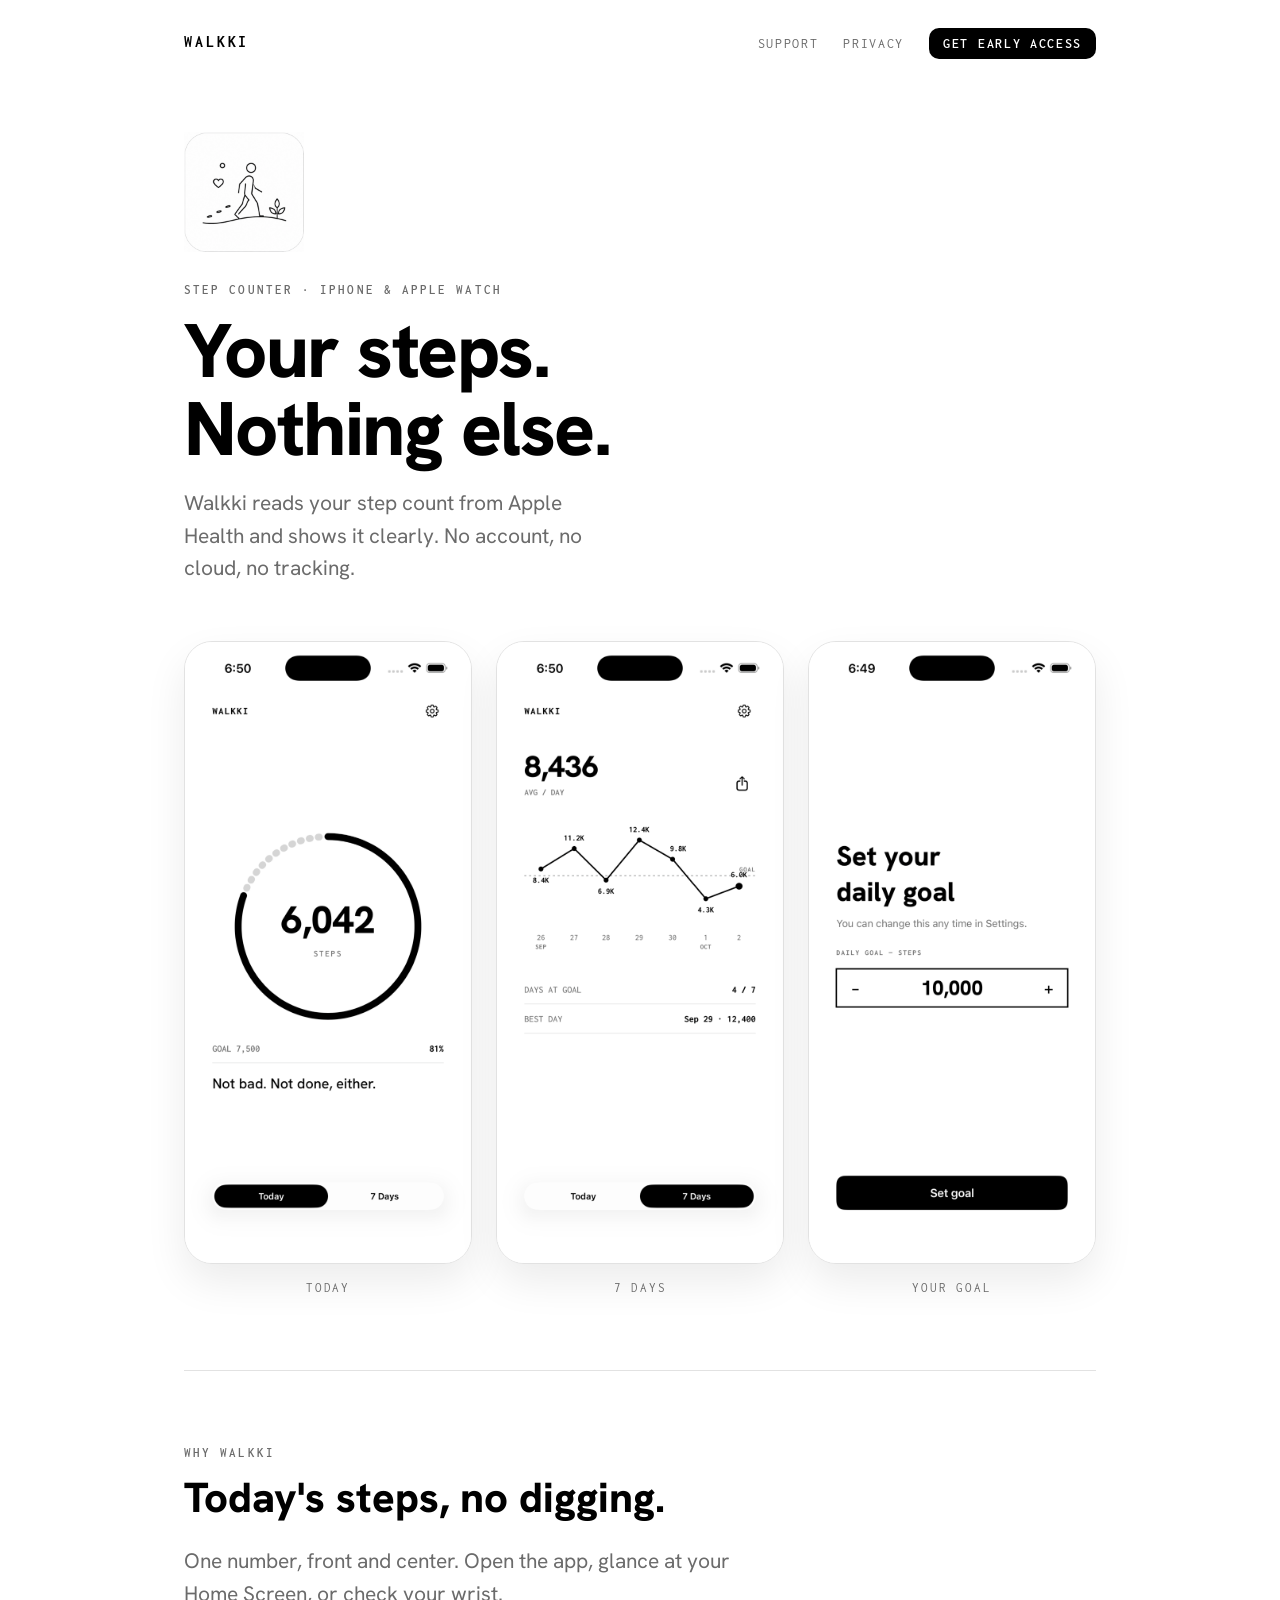
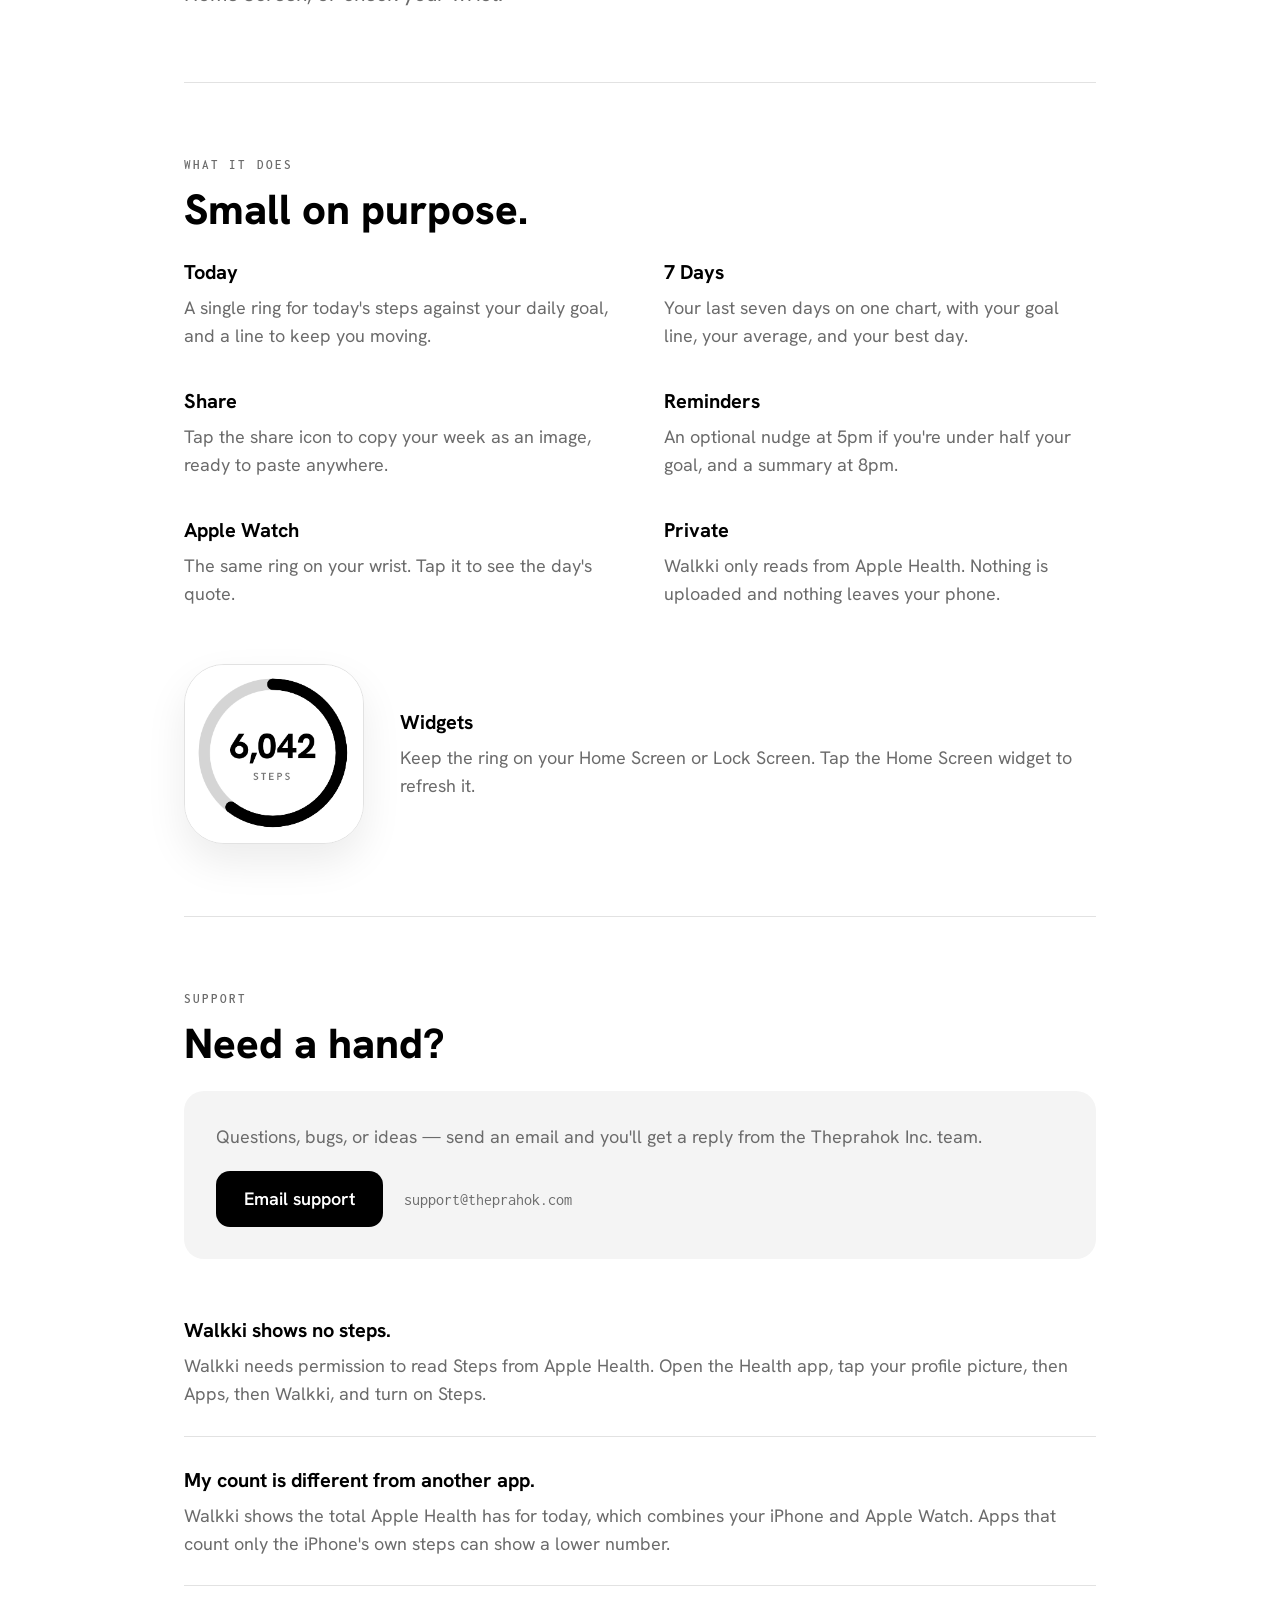
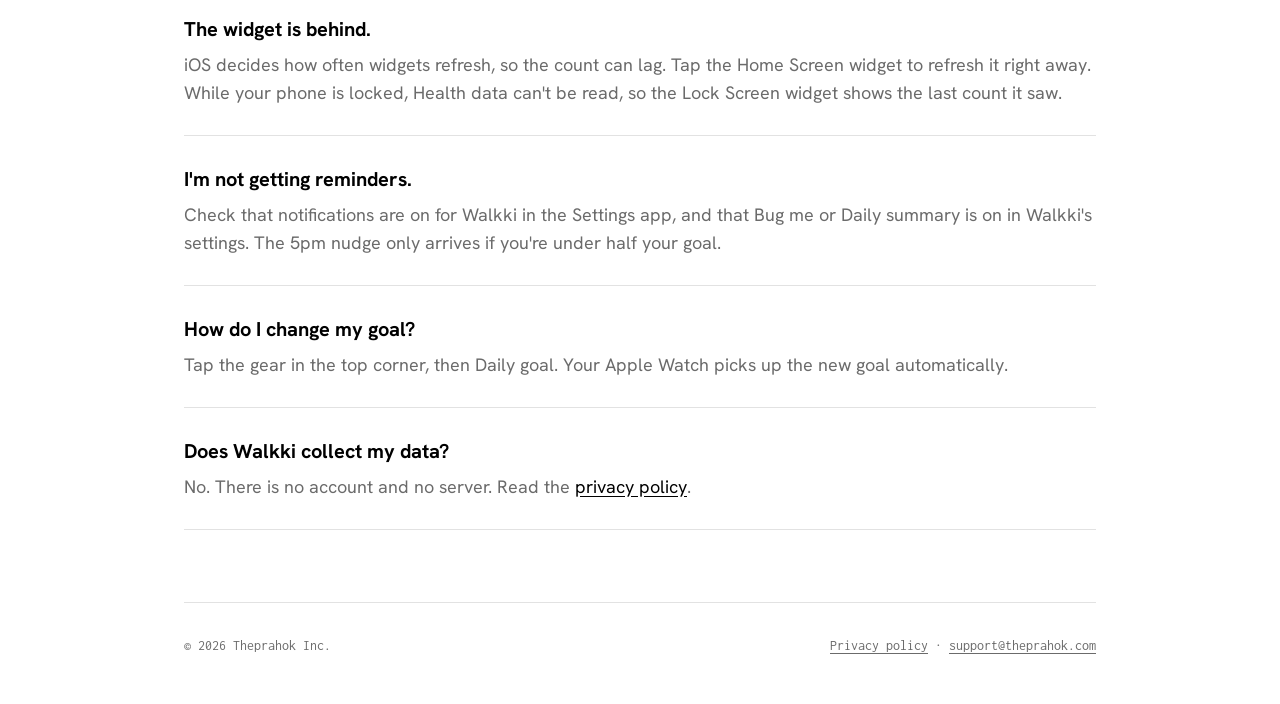
<file: index.html>
<!DOCTYPE html>
<html lang="en">
<head>
  <meta charset="utf-8">
  <meta name="viewport" content="width=device-width, initial-scale=1">
  <title>Walkki — Support</title>
  <meta name="description" content="Walkki is a simple, private step counter for iPhone and Apple Watch. Help, answers and contact.">
  <meta property="og:type" content="website">
  <meta property="og:url" content="https://walkki.theprahok.com/">
  <meta property="og:title" content="Walkki — Your steps. Nothing else.">
  <meta property="og:description" content="A private step counter for iPhone and Apple Watch. No account, no cloud, no tracking.">
  <meta property="og:image" content="https://walkki.theprahok.com/images/share.png">
  <meta property="og:image:width" content="1200">
  <meta property="og:image:height" content="630">
  <meta name="twitter:card" content="summary_large_image">
  <link rel="preconnect" href="https://fonts.googleapis.com">
  <link rel="preconnect" href="https://fonts.gstatic.com" crossorigin>
  <link href="https://fonts.googleapis.com/css2?family=Hanken+Grotesk:wght@400;600;700;800&family=Inconsolata:wght@400;600;700&display=swap" rel="stylesheet">
  <link rel="stylesheet" href="style.css">
  <link rel="icon" type="image/png" href="favicon.png">
  <link rel="apple-touch-icon" href="apple-touch-icon.png">
</head>
<body>
  <div class="wrap">
    <header>
      <a class="wordmark" href="index.html">WALKKI</a>
      <nav>
        <a href="#support">Support</a>
        <a href="privacy.html">Privacy</a>
        <a class="nav-cta" href="beta/">Get early access</a>
      </nav>
    </header>

    <section class="hero">
      <img class="app-icon" src="images/icon.png" alt="Walkki app icon: a line drawing of a person walking uphill, with footprints and a heart." width="360" height="360">
      <p class="label">Step counter · iPhone &amp; Apple Watch</p>
      <h1>Your steps.<br>Nothing else.</h1>
      <p class="lede">Walkki reads your step count from Apple Health and shows it clearly. No account, no cloud, no tracking.</p>

      <div class="shots">
        <figure class="shot">
          <img src="images/today.png" alt="Today screen: a progress ring showing 6,042 steps against a 7,500 goal, with a short quote below." width="720" height="1563">
          <figcaption>Today</figcaption>
        </figure>
        <figure class="shot">
          <img src="images/week.png" alt="7 Days screen: a line chart of the last seven days with a dashed goal line, average per day, days at goal and best day." width="720" height="1563">
          <figcaption>7 Days</figcaption>
        </figure>
        <figure class="shot">
          <img src="images/goal.png" alt="Goal setup screen with a stepper set to 10,000 steps and a Set goal button." width="720" height="1563">
          <figcaption>Your goal</figcaption>
        </figure>
      </div>
    </section>

    <section class="why">
      <p class="label">Why Walkki</p>
      <h2>Today's steps, no digging.</h2>
      <p class="lede">One number, front and center. Open the app, glance at your Home Screen, or check your wrist.</p>
    </section>

    <section>
      <p class="label">What it does</p>
      <h2>Small on purpose.</h2>
      <div class="features">
        <div>
          <h3>Today</h3>
          <p>A single ring for today's steps against your daily goal, and a line to keep you moving.</p>
        </div>
        <div>
          <h3>7 Days</h3>
          <p>Your last seven days on one chart, with your goal line, your average, and your best day.</p>
        </div>
        <div>
          <h3>Share</h3>
          <p>Tap the share icon to copy your week as an image, ready to paste anywhere.</p>
        </div>
        <div>
          <h3>Reminders</h3>
          <p>An optional nudge at 5pm if you're under half your goal, and a summary at 8pm.</p>
        </div>
        <div>
          <h3>Apple Watch</h3>
          <p>The same ring on your wrist. Tap it to see the day's quote.</p>
        </div>
        <div>
          <h3>Private</h3>
          <p>Walkki only reads from Apple Health. Nothing is uploaded and nothing leaves your phone.</p>
        </div>
      </div>

      <div class="widget-row">
        <img src="images/widget.png" alt="Walkki Home Screen widget showing 6,042 steps." width="296" height="296">
        <div>
          <h3>Widgets</h3>
          <p style="color: var(--muted); margin: 0;">Keep the ring on your Home Screen or Lock Screen. Tap the Home Screen widget to refresh it.</p>
        </div>
      </div>
    </section>

    <section id="support">
      <p class="label">Support</p>
      <h2>Need a hand?</h2>

      <div class="contact">
        <p>Questions, bugs, or ideas — send an email and you'll get a reply from the Theprahok Inc. team.</p>
        <a class="button" href="mailto:support@theprahok.com?subject=Walkki%20support">Email support</a>
        <span class="email">support@theprahok.com</span>
      </div>

      <div class="faq">
        <div>
          <h3>Walkki shows no steps.</h3>
          <p>Walkki needs permission to read Steps from Apple Health. Open the Health app, tap your profile picture, then Apps, then Walkki, and turn on Steps.</p>
        </div>
        <div>
          <h3>My count is different from another app.</h3>
          <p>Walkki shows the total Apple Health has for today, which combines your iPhone and Apple Watch. Apps that count only the iPhone's own steps can show a lower number.</p>
        </div>
        <div>
          <h3>The widget is behind.</h3>
          <p>iOS decides how often widgets refresh, so the count can lag. Tap the Home Screen widget to refresh it right away. While your phone is locked, Health data can't be read, so the Lock Screen widget shows the last count it saw.</p>
        </div>
        <div>
          <h3>I'm not getting reminders.</h3>
          <p>Check that notifications are on for Walkki in the Settings app, and that Bug me or Daily summary is on in Walkki's settings. The 5pm nudge only arrives if you're under half your goal.</p>
        </div>
        <div>
          <h3>How do I change my goal?</h3>
          <p>Tap the gear in the top corner, then Daily goal. Your Apple Watch picks up the new goal automatically.</p>
        </div>
        <div>
          <h3>Does Walkki collect my data?</h3>
          <p>No. There is no account and no server. Read the <a href="privacy.html">privacy policy</a>.</p>
        </div>
      </div>
    </section>

    <footer>
      <span>© 2026 Theprahok Inc.</span>
      <span><a href="privacy.html">Privacy policy</a> · <a href="mailto:support@theprahok.com">support@theprahok.com</a></span>
    </footer>
  </div>
</body>
</html>
</file>
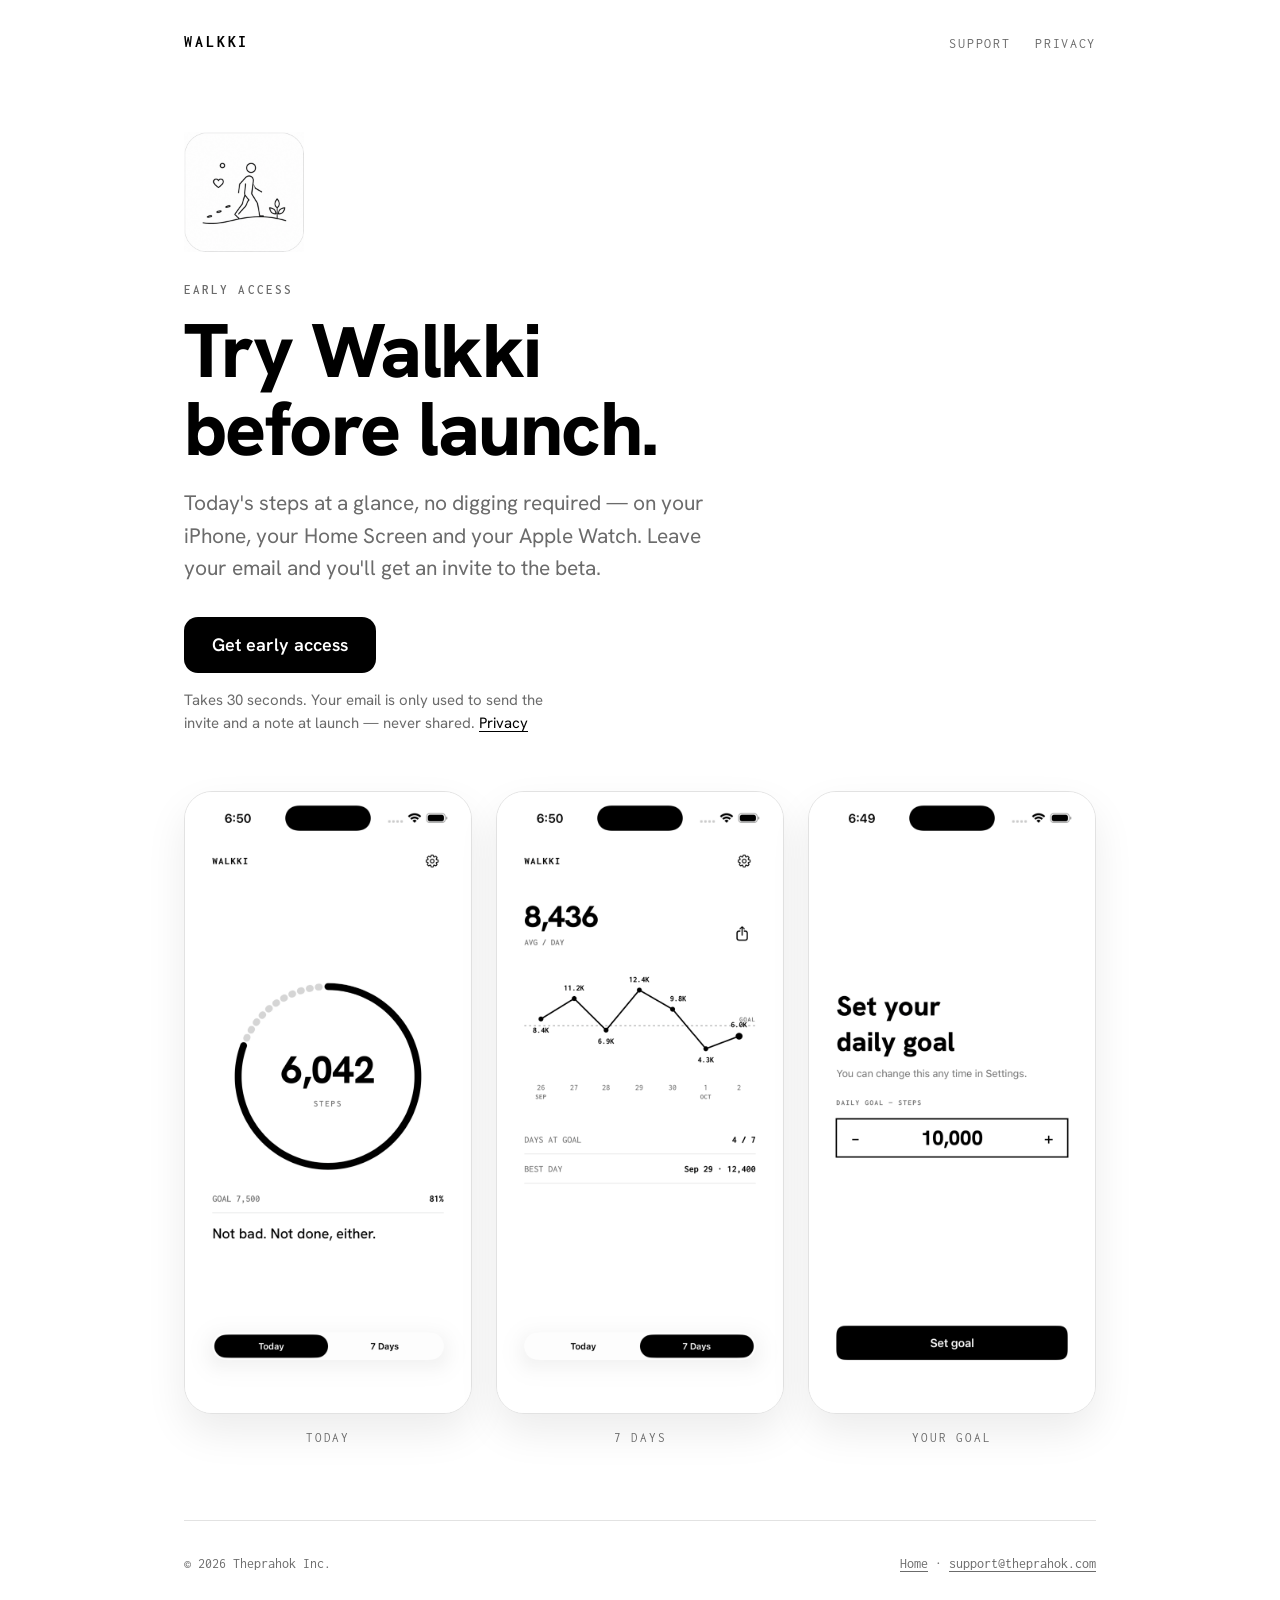
<file: beta/index.html>
<!DOCTYPE html>
<html lang="en">
<head>
  <meta charset="utf-8">
  <meta name="viewport" content="width=device-width, initial-scale=1">
  <title>Walkki — Early Access</title>
  <meta name="description" content="Be one of the first to try Walkki, a private step counter for iPhone and Apple Watch.">
  <meta property="og:type" content="website">
  <meta property="og:url" content="https://walkki.theprahok.com/beta/">
  <meta property="og:title" content="Walkki — Early Access">
  <meta property="og:description" content="Be one of the first to try Walkki, a private step counter for iPhone and Apple Watch.">
  <meta property="og:image" content="https://walkki.theprahok.com/images/share.png">
  <meta property="og:image:width" content="1200">
  <meta property="og:image:height" content="630">
  <meta name="twitter:card" content="summary_large_image">
  <link rel="preconnect" href="https://fonts.googleapis.com">
  <link rel="preconnect" href="https://fonts.gstatic.com" crossorigin>
  <link href="https://fonts.googleapis.com/css2?family=Hanken+Grotesk:wght@400;600;700;800&family=Inconsolata:wght@400;600;700&display=swap" rel="stylesheet">
  <link rel="stylesheet" href="../style.css">
  <link rel="icon" type="image/png" href="../favicon.png">
  <link rel="apple-touch-icon" href="../apple-touch-icon.png">
</head>
<body>
  <div class="wrap">
    <header>
      <a class="wordmark" href="../">WALKKI</a>
      <nav>
        <a href="../#support">Support</a>
        <a href="../privacy.html">Privacy</a>
      </nav>
    </header>

    <section class="hero beta">
      <img class="app-icon" src="../images/icon.png" alt="Walkki app icon: a line drawing of a person walking uphill, with footprints and a heart." width="360" height="360">
      <p class="label">Early access</p>
      <h1>Try Walkki<br>before launch.</h1>
      <p class="lede">Today's steps at a glance, no digging required — on your iPhone, your Home Screen and your Apple Watch. Leave your email and you'll get an invite to the beta.</p>

      <a class="button cta" href="https://forms.gle/vyTJuPRtHK16AJ3b9">Get early access</a>
      <p class="fine">Takes 30 seconds. Your email is only used to send the invite and a note at launch — never shared. <a href="../privacy.html#signups">Privacy</a></p>

      <div class="shots">
        <figure class="shot">
          <img src="../images/today.png" alt="Today screen: a progress ring showing 6,042 steps against a 7,500 goal, with a short quote below." width="720" height="1563">
          <figcaption>Today</figcaption>
        </figure>
        <figure class="shot">
          <img src="../images/week.png" alt="7 Days screen: a line chart of the last seven days with a dashed goal line, average per day, days at goal and best day." width="720" height="1563">
          <figcaption>7 Days</figcaption>
        </figure>
        <figure class="shot">
          <img src="../images/goal.png" alt="Goal setup screen with a stepper set to 10,000 steps and a Set goal button." width="720" height="1563">
          <figcaption>Your goal</figcaption>
        </figure>
      </div>
    </section>

    <footer>
      <span>© 2026 Theprahok Inc.</span>
      <span><a href="../">Home</a> · <a href="mailto:support@theprahok.com">support@theprahok.com</a></span>
    </footer>
  </div>
</body>
</html>
</file>
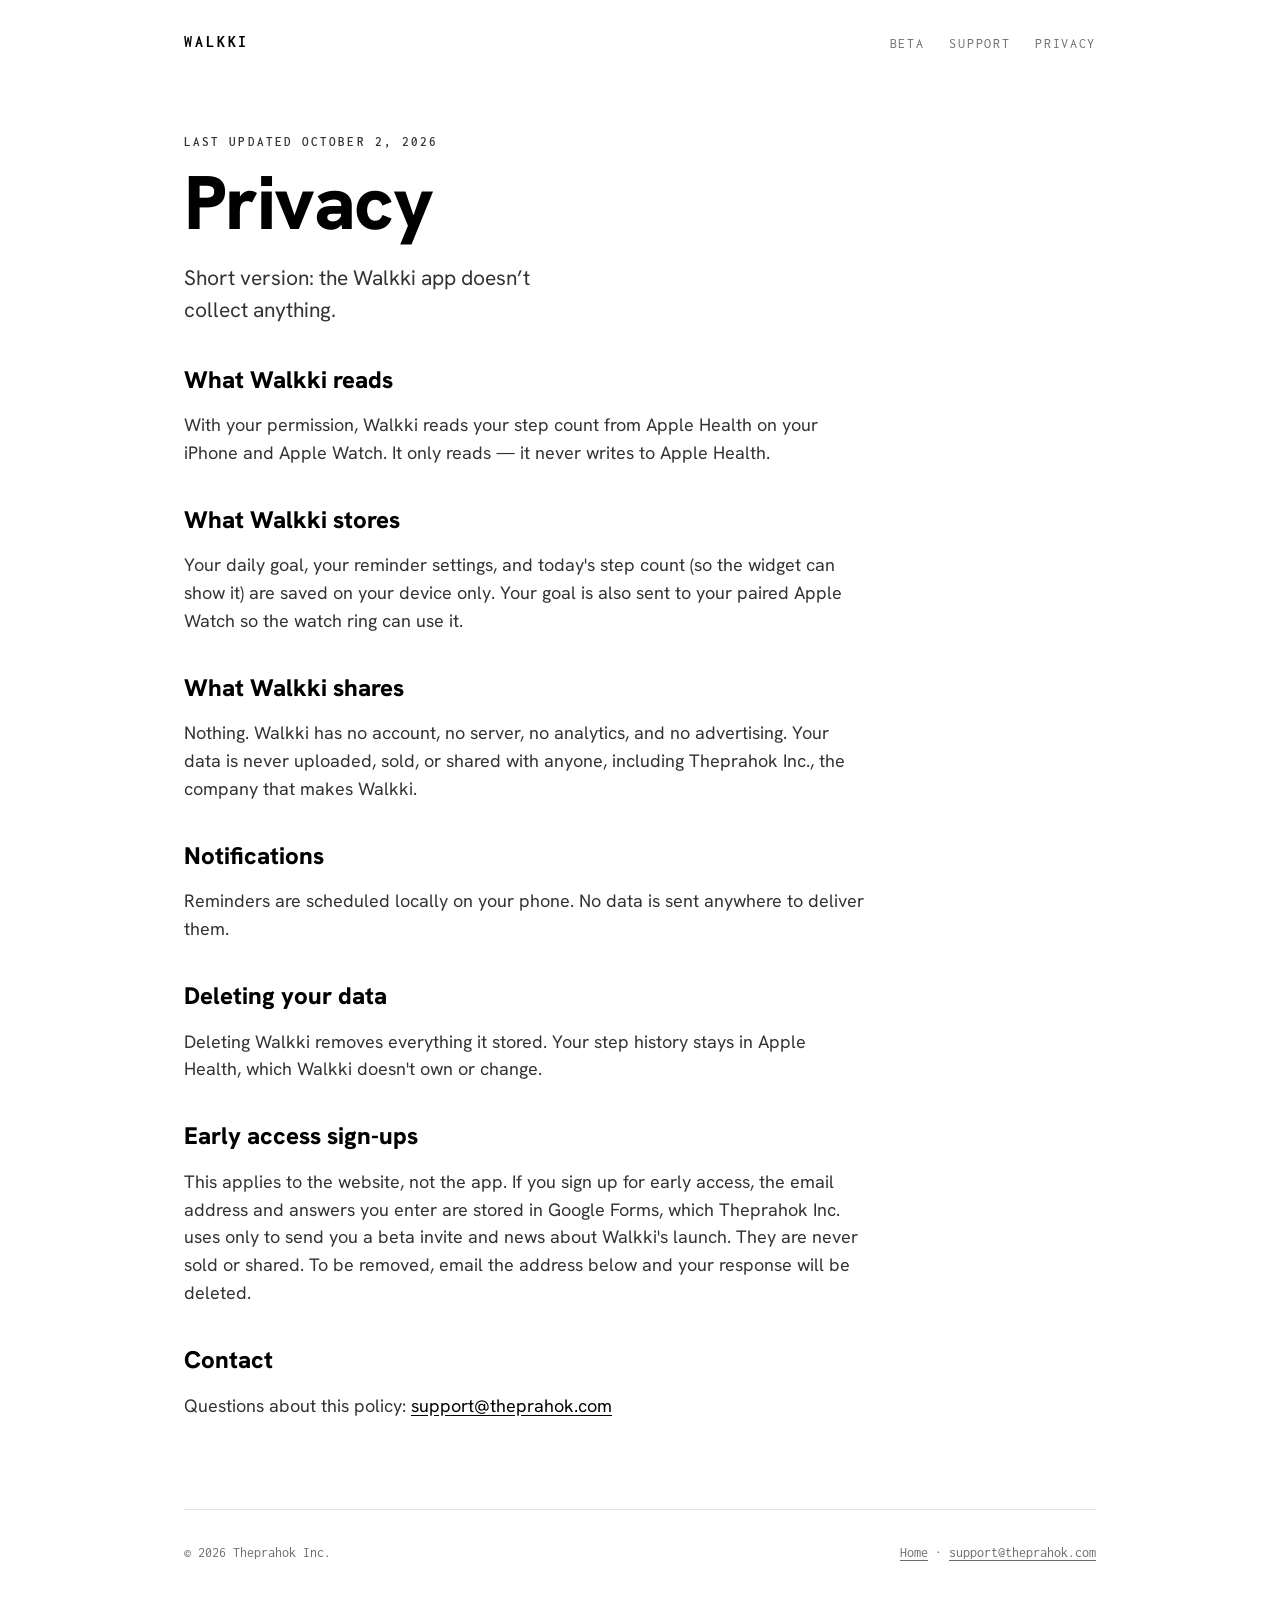
<file: privacy.html>
<!DOCTYPE html>
<html lang="en">
<head>
  <meta charset="utf-8">
  <meta name="viewport" content="width=device-width, initial-scale=1">
  <title>Walkki — Privacy Policy</title>
  <meta name="description" content="Walkki's privacy policy: no data is collected, uploaded or shared.">
  <link rel="preconnect" href="https://fonts.googleapis.com">
  <link rel="preconnect" href="https://fonts.gstatic.com" crossorigin>
  <link href="https://fonts.googleapis.com/css2?family=Hanken+Grotesk:wght@400;600;700;800&family=Inconsolata:wght@400;600;700&display=swap" rel="stylesheet">
  <link rel="stylesheet" href="style.css">
  <link rel="icon" type="image/png" href="favicon.png">
  <link rel="apple-touch-icon" href="apple-touch-icon.png">
</head>
<body>
  <div class="wrap">
    <header>
      <a class="wordmark" href="index.html">WALKKI</a>
      <nav>
        <a href="beta/">Beta</a>
        <a href="index.html#support">Support</a>
        <a href="privacy.html">Privacy</a>
      </nav>
    </header>

    <section class="hero policy">
      <p class="label">Last updated October 2, 2026</p>
      <h1>Privacy</h1>
      <p class="lede">Short version: the Walkki app doesn&rsquo;t collect anything.</p>

      <h2>What Walkki reads</h2>
      <p>With your permission, Walkki reads your step count from Apple Health on your iPhone and Apple Watch. It only reads — it never writes to Apple Health.</p>

      <h2>What Walkki stores</h2>
      <p>Your daily goal, your reminder settings, and today's step count (so the widget can show it) are saved on your device only. Your goal is also sent to your paired Apple Watch so the watch ring can use it.</p>

      <h2>What Walkki shares</h2>
      <p>Nothing. Walkki has no account, no server, no analytics, and no advertising. Your data is never uploaded, sold, or shared with anyone, including Theprahok Inc., the company that makes Walkki.</p>

      <h2>Notifications</h2>
      <p>Reminders are scheduled locally on your phone. No data is sent anywhere to deliver them.</p>

      <h2>Deleting your data</h2>
      <p>Deleting Walkki removes everything it stored. Your step history stays in Apple Health, which Walkki doesn't own or change.</p>

      <h2 id="signups">Early access sign-ups</h2>
      <p>This applies to the website, not the app. If you sign up for early access, the email address and answers you enter are stored in Google Forms, which Theprahok Inc. uses only to send you a beta invite and news about Walkki's launch. They are never sold or shared. To be removed, email the address below and your response will be deleted.</p>

      <h2>Contact</h2>
      <p>Questions about this policy: <a href="mailto:support@theprahok.com">support@theprahok.com</a></p>
    </section>

    <footer>
      <span>© 2026 Theprahok Inc.</span>
      <span><a href="index.html">Home</a> · <a href="mailto:support@theprahok.com">support@theprahok.com</a></span>
    </footer>
  </div>
</body>
</html>
</file>
<file: style.css>
/* Mirrors the app: black ink on white, Hanken Grotesk for display,
   Inconsolata for the small mono labels. Light only, like the app. */
:root {
  color-scheme: light;
  --ink: #000;
  --muted: #6b6b6b;
  --rule: #e2e2e2;
  --surface: #fff;
  --soft: #f4f4f4;
  --display: "Hanken Grotesk", -apple-system, system-ui, sans-serif;
  --mono: "Inconsolata", ui-monospace, Menlo, monospace;
}

* { box-sizing: border-box; }

html { -webkit-text-size-adjust: 100%; }

body {
  margin: 0;
  background: var(--surface);
  color: var(--ink);
  font-family: var(--display);
  font-size: 18px;
  line-height: 1.55;
}

a { color: var(--ink); text-underline-offset: 3px; }

.wrap {
  max-width: 960px;
  margin: 0 auto;
  padding: 0 24px;
}

/* Header — the app's "WALKK" wordmark */
header {
  display: flex;
  justify-content: space-between;
  align-items: center;
  padding: 28px 0;
}
.wordmark {
  font-family: var(--mono);
  font-weight: 700;
  letter-spacing: 0.18em;
  font-size: 16px;
  text-decoration: none;
}
nav a {
  font-family: var(--mono);
  font-size: 14px;
  letter-spacing: 0.12em;
  text-transform: uppercase;
  text-decoration: none;
  color: var(--muted);
  margin-left: 20px;
}
nav a:hover { color: var(--ink); }
nav a.nav-cta {
  background: var(--ink);
  color: var(--surface);
  font-weight: 600;
  padding: 8px 14px;
  border-radius: 10px;
}
nav a.nav-cta:hover { color: var(--surface); }

/* The icon artwork draws its own rounded frame, so no border or shadow here. */
.app-icon {
  display: block;
  width: 120px;
  height: 120px;
  margin-bottom: 28px;
}

.label {
  font-family: var(--mono);
  font-size: 13px;
  font-weight: 600;
  letter-spacing: 0.16em;
  text-transform: uppercase;
  color: var(--muted);
  margin: 0 0 12px;
}

h1 {
  font-size: clamp(44px, 8vw, 76px);
  line-height: 1.02;
  font-weight: 800;
  letter-spacing: -0.02em;
  margin: 0 0 20px;
}
h2 {
  font-size: clamp(30px, 5vw, 42px);
  line-height: 1.1;
  font-weight: 800;
  margin: 0 0 24px;
}
h3 { font-size: 20px; font-weight: 700; margin: 0 0 6px; }

.lede { font-size: 21px; color: var(--muted); max-width: 34ch; margin: 0; }

section { padding: 72px 0; border-top: 1px solid var(--rule); }
.hero { border-top: none; padding-top: 48px; }

/* The problem Walkki solves — a wider measure so the question reads as one thought */
.why h2 { max-width: 24ch; }
.why .lede { max-width: 46ch; }
.beta .lede { max-width: 46ch; }

/* Early access */
.cta { margin-top: 32px; }
.fine { font-size: 15px; color: var(--muted); max-width: 46ch; margin: 16px 0 0; }

/* Screenshots */
.shots {
  display: grid;
  grid-template-columns: repeat(3, 1fr);
  gap: 24px;
  margin-top: 56px;
}
.shot { margin: 0; }
.shot img {
  width: 100%;
  height: auto;
  display: block;
  border-radius: 28px;
  border: 1px solid var(--rule);
  box-shadow: 0 18px 40px rgba(0, 0, 0, 0.08);
}
.shot figcaption {
  font-family: var(--mono);
  font-size: 13px;
  letter-spacing: 0.14em;
  text-transform: uppercase;
  color: var(--muted);
  margin-top: 14px;
  text-align: center;
}

/* Features */
.features {
  display: grid;
  grid-template-columns: repeat(2, 1fr);
  gap: 36px 48px;
}
.features p, .faq p { margin: 0; color: var(--muted); }

.widget-row {
  display: grid;
  grid-template-columns: 180px 1fr;
  gap: 36px;
  align-items: center;
  margin-top: 56px;
}
.widget-row img {
  width: 180px;
  height: 180px;
  border-radius: 40px;
  border: 1px solid var(--rule);
  box-shadow: 0 18px 40px rgba(0, 0, 0, 0.08);
}

/* Support */
.contact {
  background: var(--soft);
  border-radius: 20px;
  padding: 32px;
  margin-bottom: 56px;
}
.contact p { margin: 0 0 20px; color: var(--muted); }
.button {
  display: inline-block;
  background: var(--ink);
  color: var(--surface);
  text-decoration: none;
  font-weight: 600;
  padding: 14px 28px;
  border-radius: 14px;
}
.email { font-family: var(--mono); font-size: 16px; margin-left: 16px; color: var(--muted); }

.faq { display: grid; gap: 28px; }
.faq div { padding-bottom: 28px; border-bottom: 1px solid var(--rule); }

/* Privacy policy page */
.policy { max-width: 680px; }
.policy h2 { font-size: 24px; margin: 40px 0 10px; }
.policy p, .policy li { color: #333; }

footer {
  border-top: 1px solid var(--rule);
  padding: 32px 0 48px;
  font-family: var(--mono);
  font-size: 14px;
  color: var(--muted);
  display: flex;
  justify-content: space-between;
  gap: 16px;
  flex-wrap: wrap;
}
footer a { color: var(--muted); }

@media (max-width: 720px) {
  body { font-size: 17px; }
  .wrap { padding: 0 16px; }
  section { padding: 56px 0; }
  .shots { grid-template-columns: 1fr; max-width: 320px; margin-left: auto; margin-right: auto; }
  .features { grid-template-columns: 1fr; gap: 28px; }
  .widget-row { grid-template-columns: 1fr; gap: 20px; }
  .contact { padding: 24px; }
  .app-icon { width: 96px; height: 96px; }
  .email { display: block; margin: 16px 0 0; word-break: break-all; }
  nav a { margin-left: 14px; }
}

/* No room for all three beside the wordmark on a phone. Support is further
   down the page and Privacy is in the footer, so only the button stays. */
@media (max-width: 480px) {
  nav a:not(.nav-cta) { display: none; }
}
</file>
